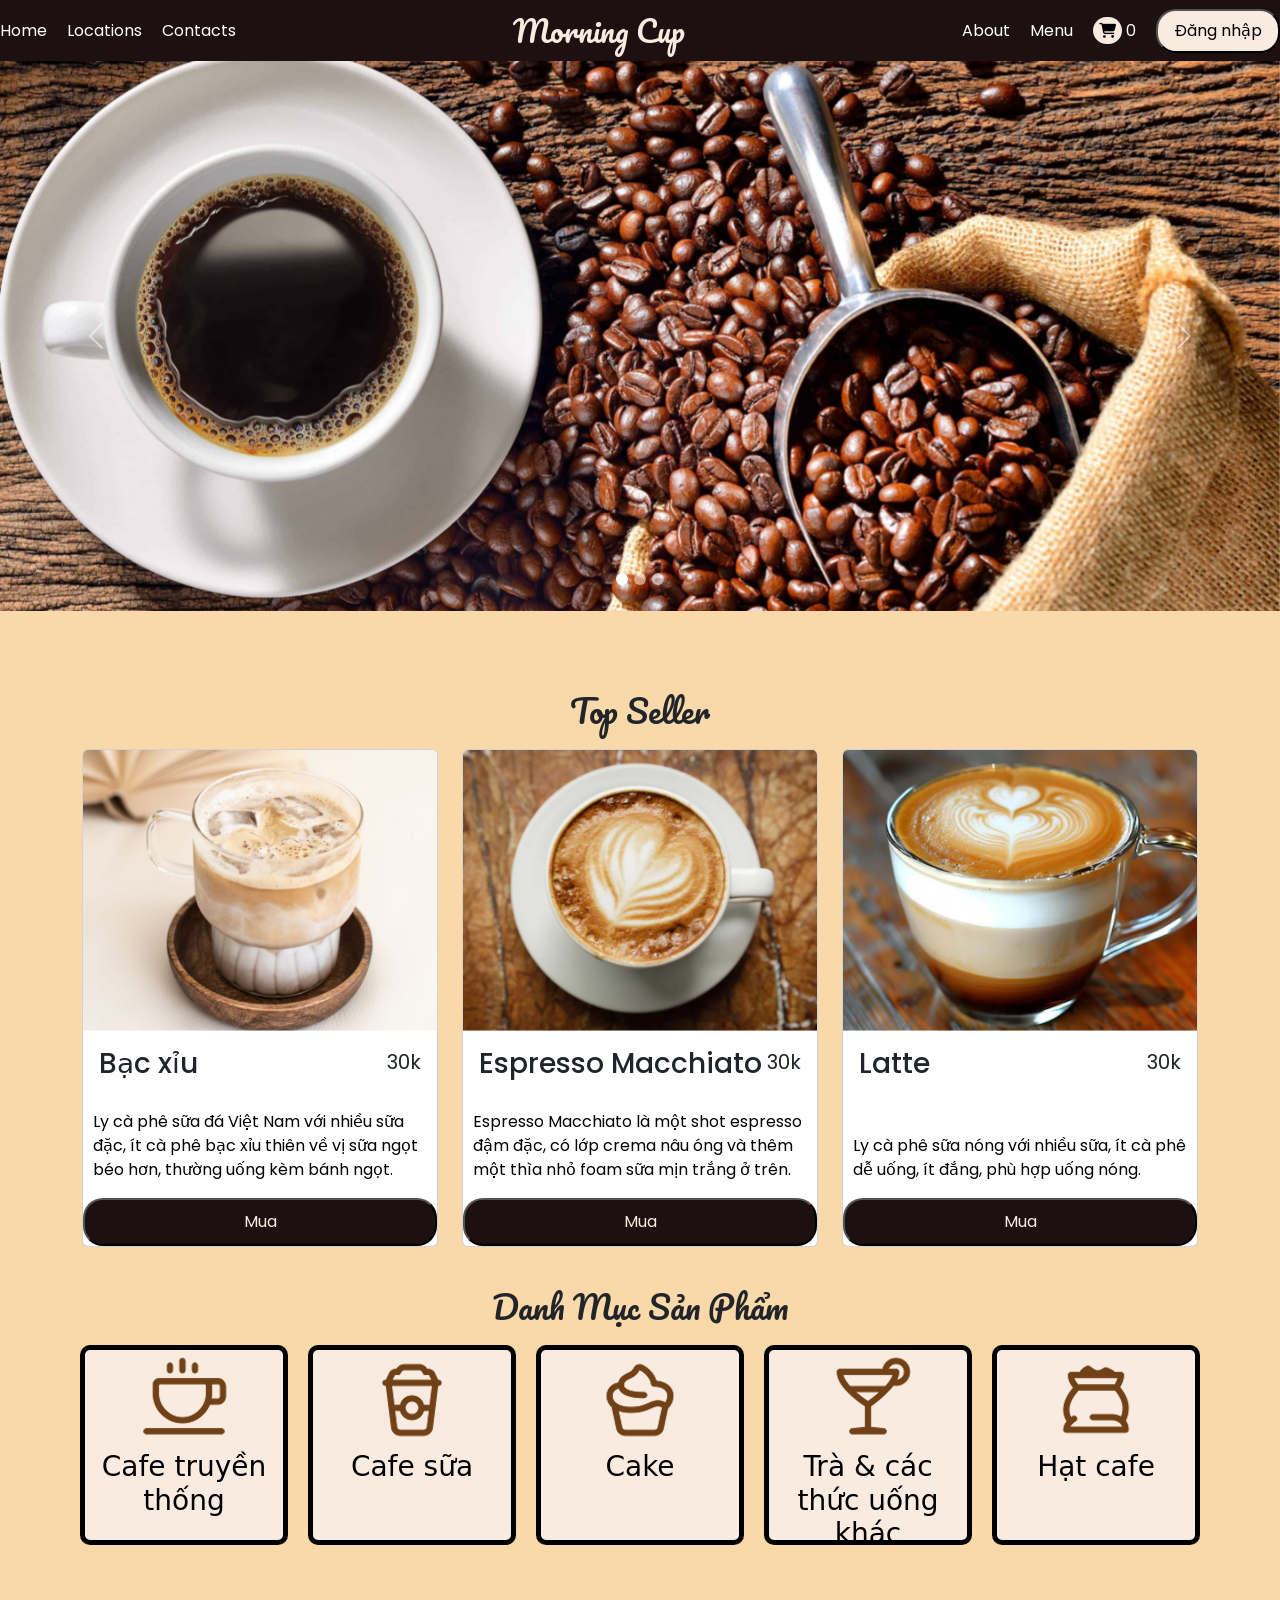
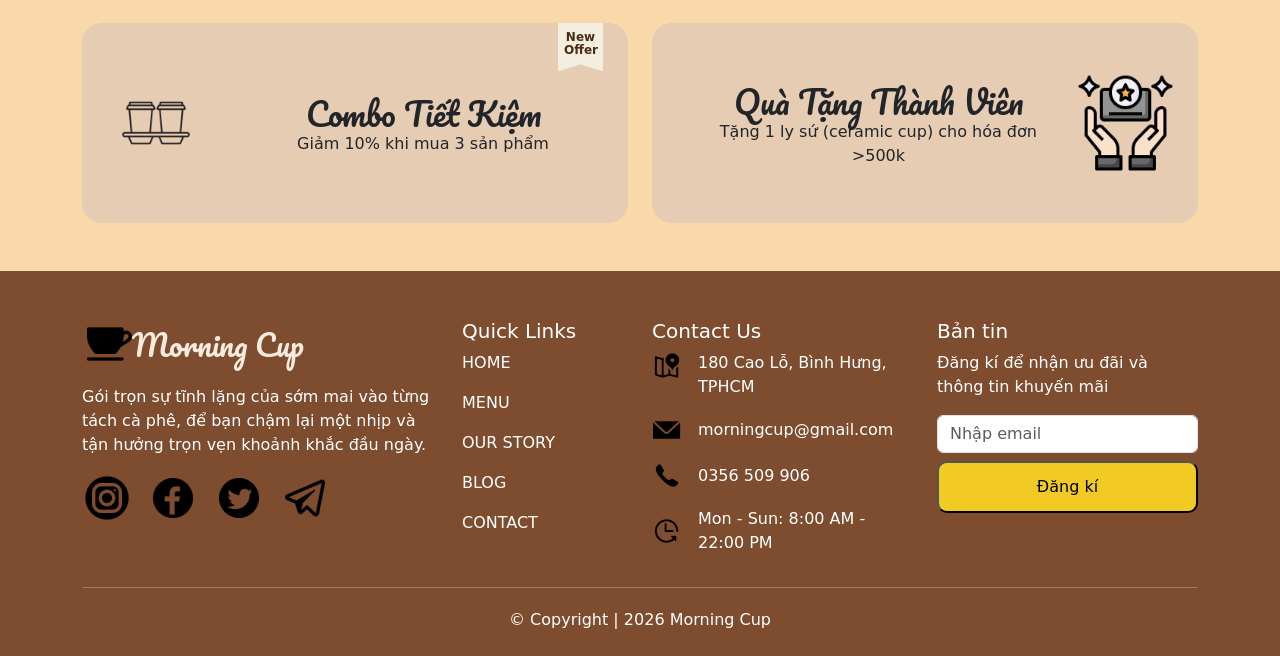
<file: index.html>
<!doctype html>
<html lang="en">
  <head>
    <meta charset="UTF-8" />
    <meta name="viewport" content="width=device-width, initial-scale=1.0" />
    <!-- CSS -->
    <link rel="stylesheet" href="style/style.css" />
    <link rel="stylesheet" href="style/index.css" />
    <!-- FONT -->
    <link rel="preconnect" href="https://fonts.googleapis.com" />
    <link rel="preconnect" href="https://fonts.gstatic.com" crossorigin />
    <link
      href="https://fonts.googleapis.com/css2?family=Pacifico&family=Poppins&display=swap"
      rel="stylesheet"
    />
    <link
      rel="stylesheet"
      href="https://cdnjs.cloudflare.com/ajax/libs/font-awesome/6.5.1/css/all.min.css"
    />

    <!-- BOOTSTRAP -->
    <link
      href="https://cdn.jsdelivr.net/npm/bootstrap@5.0.2/dist/css/bootstrap.min.css"
      rel="stylesheet"
      integrity="sha384-EVSTQN3/azprG1Anm3QDgpJLIm9Nao0Yz1ztcQTwFspd3yD65VohhpuuCOmLASjC"
      crossorigin="anonymous"
    />
    <title>Trang chủ</title>
  </head>

  <body style="background-color: var(--background-color)">
    <!-- navbar -->
    <header class="menu-desktop">
      <nav class="navbar">
        <div class="nav-left">
          <a href="index.html">Home</a>
          <a href="pages/locations.html">Locations</a>
          <a href="pages/contacts.html">Contacts</a>
        </div>
        <a class="logo" href="index.html">Morning Cup </a>
        <div class="nav-right">
          <a href="pages/about.html">About</a>
          <a href="pages/menu.html">Menu</a>
          <a href="pages/shoppingcart.html">
            <i class="fa fa-shopping-cart shop_cart" aria-hidden="true"></i>
            <span class="cart_count" id="cartCount">0</span>
          </a>
          <div id="accountArea">
            <a href="pages/login.html">
              <button class="btn_account">Đăng nhập</button>
            </a>
          </div>
        </div>
      </nav>
    </header>


    <!-- HEADER MOBILE -->
    <header class="menu-mobile">
      <nav class="navbar">
        <!-- Logo -->
        <a class="logo" href="../index.html">Morning Cup</a>

        <!-- Nút menu mobile -->
        <div class="menu-toggle" id="menuToggle">
          <i class="fa-solid fa-bars"></i>
        </div>

        <!-- Menu -->
        <div class="nav-menu" id="navMenu">
          <div class="nav-left">
            <a href="index.html">Home</a>
            <a href="pages/locations.html">Locations</a>
            <a href="pages/contacts.html">Contacts</a>
          </div>

          <div class="nav-right">
            <a href="pages/about.html">About</a>
            <a href="pages/menu.html">Menu</a>

            <a href="pages/shoppingcart.html">
              <i class="fa fa-shopping-cart shop_cart"></i>
              <span class="cart_count">0</span>
            </a>

            <div id="accountArea">
              <a href="pages/login.html">
                <button class="btn_account">Đăng nhập</button>
              </a>
            </div>
          </div>
        </div>
      </nav>
    </header>
    <!-- banner -->
    <section class="banner-slider">
      <div
        id="bannerCarousel"
        class="carousel slide"
        data-bs-ride="carousel"
        data-bs-interval="3000"
      >
        <!-- Indicators -->
        <div class="carousel-indicators">
          <button
            type="button"
            data-bs-target="#bannerCarousel"
            data-bs-slide-to="0"
            class="active"
          ></button>

          <button
            type="button"
            data-bs-target="#bannerCarousel"
            data-bs-slide-to="1"
          ></button>

          <button
            type="button"
            data-bs-target="#bannerCarousel"
            data-bs-slide-to="2"
          ></button>
        </div>

        <!-- Slides -->
        <div class="carousel-inner">
          <div class="carousel-item active">
            <img src="img/banner-47.png" class="d-block w-100" alt="Banner 1" />
          </div>

          <div class="carousel-item">
            <img src="img/banner2.png" class="d-block w-100" alt="Banner 2" />
          </div>

          <div class="carousel-item">
            <img src="img/banner3.png" class="d-block w-100" alt="Banner 3" />
          </div>
        </div>

        <!-- Previous -->
        <button
          class="carousel-control-prev"
          type="button"
          data-bs-target="#bannerCarousel"
          data-bs-slide="prev"
        >
          <span class="carousel-control-prev-icon"></span>
        </button>

        <!-- Next -->
        <button
          class="carousel-control-next"
          type="button"
          data-bs-target="#bannerCarousel"
          data-bs-slide="next"
        >
          <span class="carousel-control-next-icon"></span>
        </button>
      </div>
    </section>

    <!-- top seller -->
    <h2>Top Seller</h2>
    <section class="container top_seller">
      <div class="row">
        <!-- Img card 1-->
        <div class="col">
          <div class="card h-100">
            <img src="img/bacxiu.png" class="card-img-top" alt="" />

            <div class="card-body ca_title">
              <h3>Bạc xỉu</h3>
              <span>30k</span>
            </div>
            <p class="card_para">
              Ly cà phê sữa đá Việt Nam với nhiều sữa đặc, ít cà phê bạc xỉu
              thiên về vị sữa ngọt béo hơn, thường uống kèm bánh ngọt.
            </p>
            <button class="btn_buy">Mua</button>
          </div>
        </div>

        <!-- Img card 2-->
        <div class="col">
          <div class="card h-100">
            <img src="img/espresso.png" class="card-img-top" alt="" />
            <div class="card-body ca_title">
              <h3>Espresso Macchiato</h3>
              <span>30k</span>
            </div>
            <p class="card_para">
              Espresso Macchiato là một shot espresso đậm đặc, có lớp crema nâu
              óng và thêm một thìa nhỏ foam sữa mịn trắng ở trên.
            </p>
            <button class="btn_buy">Mua</button>
          </div>
        </div>

        <!-- Img card 3-->
        <div class="col">
          <div class="card h-100">
            <img src="img/latte.png" class="card-img-top" alt="" />
            <div class="card-body ca_title">
              <h3>Latte</h3>
              <span>30k</span>
            </div>
            <p class="card_para">
              Ly cà phê sữa nóng với nhiều sữa, ít cà phê dễ uống, ít đắng, phù
              hợp uống nóng.
            </p>
            <button class="btn_buy">Mua</button>
          </div>
        </div>
      </div>
    </section>

    <!-- DANH MỤC SẢN PHẨM -->
    <h2>Danh Mục Sản Phẩm</h2>
    <section>
      <div class="container products">
        <div class="row">
          <div class="col square" id="category_title">
            <a href="pages/menu.html">
              <img src="img/Cafe.png" alt="" />
              <h3>Cafe truyền thống</h3>
            </a>
          </div>
          <div class="col square" id="category_title">
            <a href="pages/menu.html">
              <img src="img/Coffee to Go.png" alt="" />
              <h3>Cafe sữa</h3>
            </a>
          </div>
          <div class="col square" id="category_title">
            <a href="pages/menu.html">
              <img src="img/Confectionery.png" alt="" />
              <h3>Cake</h3>
            </a>
          </div>
          <div class="col square" id="category_title">
            <a href="pages/menu.html">
              <img src="img/Cocktail.png" alt="" />
              <h3>Trà & các thức uống khác</h3>
            </a>
          </div>
          <div class="col square" id="category_title">
            <a href="pages/menu.html">
              <img src="img/Flour.png" alt="" />
              <h3>Hạt cafe</h3>
            </a>
          </div>
        </div>
      </div>
    </section>

    <!-- special offers -->
    <section>
      <div class="container py-5">
        <div class="row g-4 justify-content-center">
          <div class="col-12 col-md-6">
            <div
              class="promo-banner d-flex align-items-center justify-content-between"
            >
              <div class="new-offer-tag">New<br />Offer</div>

              <div class="promo-icon pe-3">
                <img src="img/combo.png" alt="" />
              </div>

              <div class="promo-content text-center flex-grow-1">
                <h2>Combo Tiết Kiệm</h2>
                <p>Giảm 10% khi mua 3 sản phẩm</p>
              </div>
            </div>
          </div>

          <div class="col-12 col-md-6">
            <div
              class="promo-banner d-flex align-items-center justify-content-between"
            >
              <div class="promo-content text-center">
                <h2>Quà Tặng Thành Viên</h2>
                <p>Tặng 1 ly sứ (ceramic cup) cho hóa đơn >500k</p>
              </div>

              <div class="promo-icon ps-3">
                <img src="img/membership.png" alt="Icon Quà Tặng" />
              </div>
            </div>
          </div>
        </div>
      </div>
    </section>
    <!-- footer -->
    <footer class="custom-footer pt-5 pb-4">
      <div class="container">
        <div class="row g-4">
          <div class="col-12 col-md-6 col-lg-4">
            <div class="d-flex align-items-center mb-3">
              <img src="img/cafecup.png" alt="" />
              <span class="logo">Morning Cup</span>
            </div>
            <p>
              Gói trọn sự tĩnh lặng của sớm mai vào từng tách cà phê, để bạn
              chậm lại một nhịp và tận hưởng trọn vẹn khoảnh khắc đầu ngày.
            </p>
            <div class="social-icons d-flex gap-3">
              <a href="#" aria-label="Instagram">
                <img src="img/instagram-circle-94.png" alt="" />
              </a>
              <a href="#" aria-label="Facebook">
                <img src="img/facebook-circled-95.png" alt="" />
              </a>
              <a href="#" aria-label="Twitter">
                <img src="img/twitter-circled-96.png" alt="" />
              </a>
              <a href="#" aria-label="Telegram">
                <img src="img/telegram-app-97.png" alt="" />
              </a>
            </div>
          </div>

          <div class="col-12 col-sm-6 col-md-3 col-lg-2">
            <h5>Quick Links</h5>
            <ul class="list-unstyled footer-links d-flex flex-column gap-3">
              <li><a href="#">Home</a></li>
              <li><a href="#">Menu</a></li>
              <li><a href="#">Our Story</a></li>
              <li><a href="#">Blog</a></li>
              <li><a href="#">Contact</a></li>
            </ul>
          </div>

          <div class="col-12 col-sm-6 col-md-3 col-lg-3">
            <h5>Contact Us</h5>
            <ul class="list-unstyled d-flex flex-column gap-3">
              <li class="d-flex align-items-start gap-3">
                <img src="img/map-116.png" alt="" />
                <span>180 Cao Lỗ, Bình Hưng, TPHCM</span>
              </li>
              <li class="d-flex align-items-center gap-3">
                <img src="img/email-115.png" alt="" />
                <span>morningcup@gmail.com</span>
              </li>
              <li class="d-flex align-items-center gap-3">
                <img src="img/phone-114.png" alt="" />
                <span>0356 509 906</span>
              </li>
              <li class="d-flex align-items-center gap-3">
                <img src="img/clock-113.png" alt="" />
                <span>Mon - Sun: 8:00 AM - 22:00 PM</span>
              </li>
            </ul>
          </div>

          <div class="col-12 col-md-6 col-lg-3">
            <h5>Bản tin</h5>
            <p>Đăng kí để nhận ưu đãi và thông tin khuyến mãi</p>
            <form class="d-flex flex-column gap-2">
              <input
                type="email"
                class="form-control newsletter-input"
                placeholder="Nhập email"
                required
              />
              <button type="submit" class="btn-register">Đăng kí</button>
            </form>
          </div>
        </div>

        <hr style="height: 5px" />

        <div class="text-center">&copy; Copyright | 2026 Morning Cup</div>
      </div>
    </footer>
    <script src="javascript/everythingindex.js"></script>
    <script
      src="https://cdn.jsdelivr.net/npm/bootstrap@5.3.8/dist/js/bootstrap.bundle.min.js"
      integrity="sha384-FKyoEForCGlyvwx9Hj09JcYn3nv7wiPVlz7YYwJrWVcXK/BmnVDxM+D2scQbITxI"
      crossorigin="anonymous"
    ></script>
    
  </body>
</html>
</file>
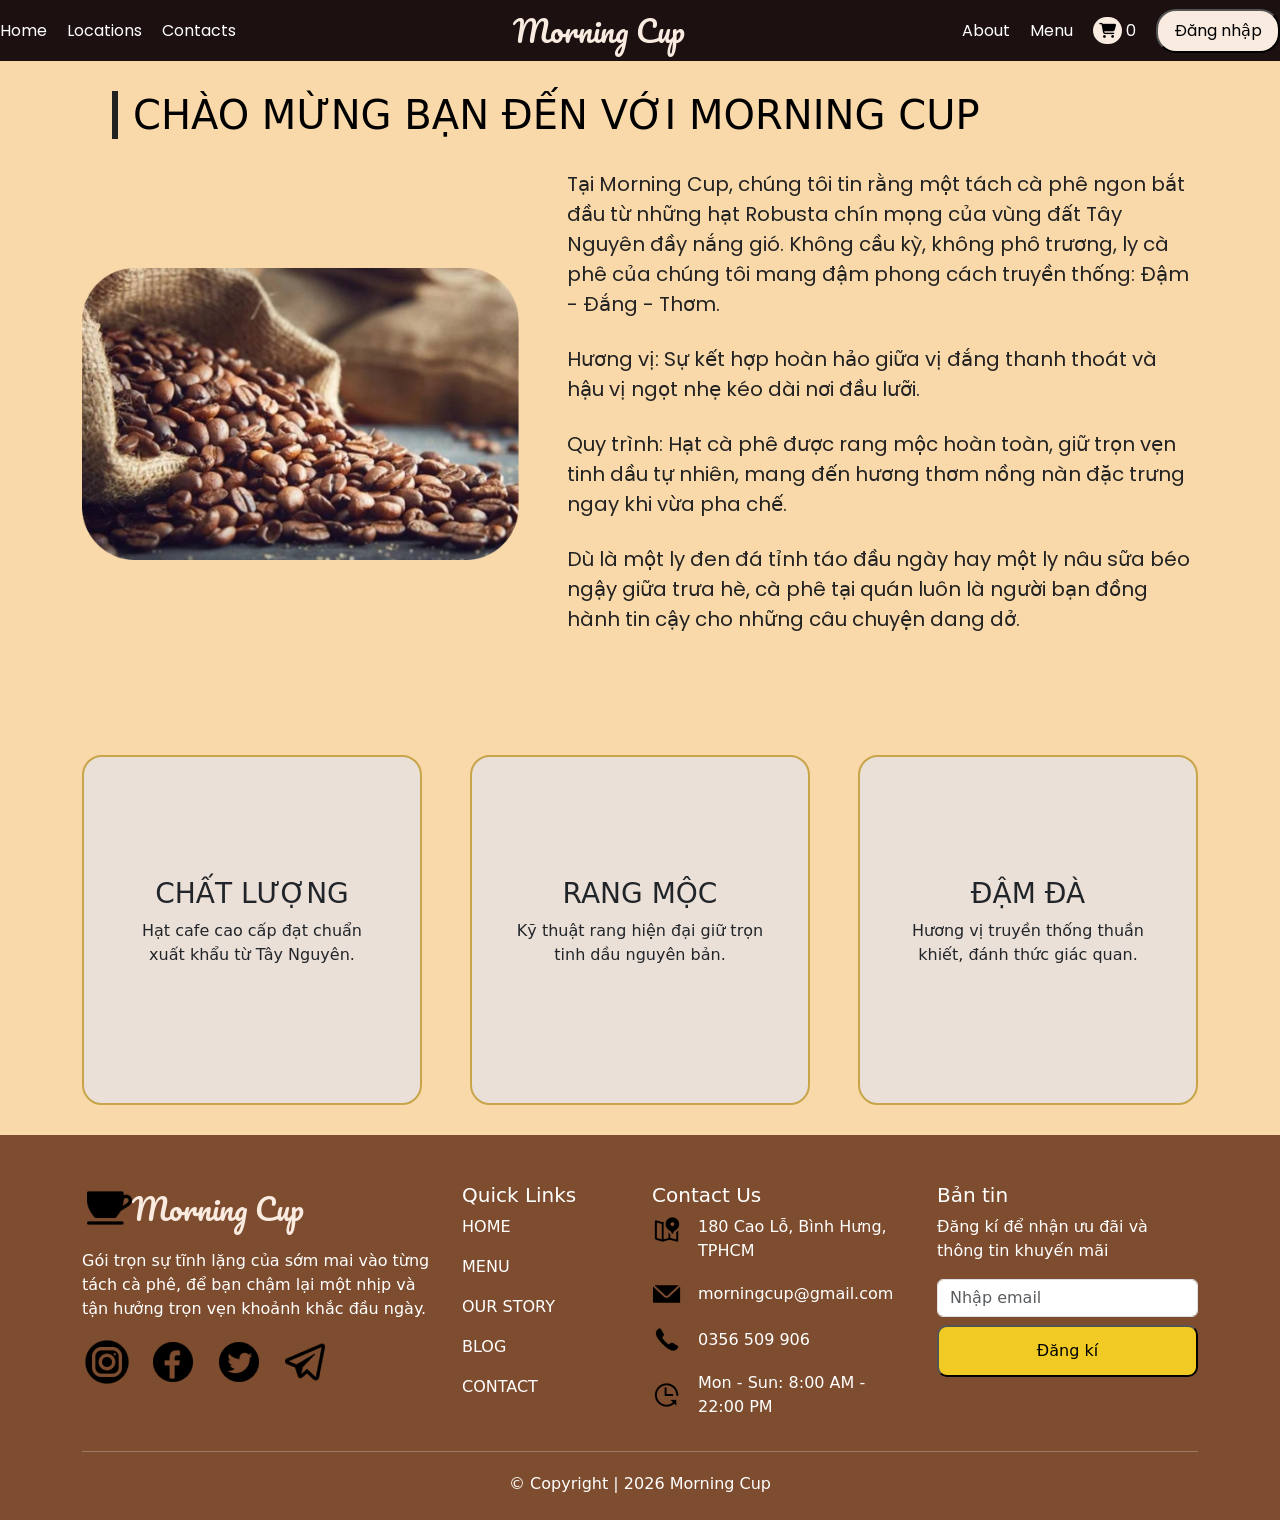
<file: pages/about.html>
<!doctype html>
<html lang="en">
  <head>
    <meta charset="UTF-8" />
    <meta name="viewport" content="width=device-width, initial-scale=1.0" />
    <!-- CSS -->
    <link rel="stylesheet" href="../style/style.css" />
    <link rel="stylesheet" href="../style/about.css" />
    <!-- FONT -->
    <link rel="preconnect" href="https://fonts.googleapis.com" />
    <link rel="preconnect" href="https://fonts.gstatic.com" crossorigin />
    <link
      href="https://fonts.googleapis.com/css2?family=Pacifico&family=Poppins&display=swap"
      rel="stylesheet"
    />
    <link
      rel="stylesheet"
      href="https://cdnjs.cloudflare.com/ajax/libs/font-awesome/6.5.1/css/all.min.css"
    />

    <!-- BOOTSTRAP -->
    <link
      href="https://cdn.jsdelivr.net/npm/bootstrap@5.0.2/dist/css/bootstrap.min.css"
      rel="stylesheet"
      integrity="sha384-EVSTQN3/azprG1Anm3QDgpJLIm9Nao0Yz1ztcQTwFspd3yD65VohhpuuCOmLASjC"
      crossorigin="anonymous"
    />
    <title>Giới thiệu</title>
  </head>
  <body style="background-color: var(--background-color)">
    <!-- header -->
    <header class="menu-desktop">
      <nav class="navbar">
        <div class="nav-left">
          <a href="../index.html">Home</a>
          <a href="locations.html">Locations</a>
          <a href="contacts.html">Contacts</a>
        </div>
        <a class="logo" href="../index.html">Morning Cup </a>
        <div class="nav-right">
          <a href="about.html">About</a>
          <a href="menu.html">Menu</a>
          <a href="shoppingcart.html">
            <i class="fa fa-shopping-cart shop_cart" aria-hidden="true"></i>
            <span class="cart_count" id="cartCount">0</span>
          </a>
          <div id="accountAreaD">
            <a href="login.html">
              <button class="btn_account">Đăng nhập</button>
            </a>
          </div>
        </div>
      </nav>
    </header>
<!-- HEADER MOBILE -->
    <header class="menu-mobile">
      <nav class="navbar">
        <!-- Logo -->
        <a class="logo" href="../index.html">Morning Cup</a>

        <!-- Nút menu mobile -->
        <div class="menu-toggle" id="menuToggle">
          <i class="fa-solid fa-bars"></i>
        </div>

        <!-- Menu -->
        <div class="nav-menu" id="navMenu">
          <div class="nav-left">
            <a href="../index.html">Home</a>
            <a href="locations.html">Locations</a>
            <a href="contacts.html">Contacts</a>
          </div>

          <div class="nav-right">
            <a href="about.html">About</a>
            <a href="menu.html">Menu</a>

            <a href="shoppingcart.html">
              <i class="fa fa-shopping-cart shop_cart"></i>
              <span class="cart_count">0</span>
            </a>

            <div id="accountAreaM">
              <a href="login.html">
                <button class="btn_account">Đăng nhập</button>
              </a>
            </div>
          </div>
        </div>
      </nav>
    </header>
    <!-- about -->
    <section>
      <div class="container">
        <!-- Title -->
        <div class="section-title">
          <h1>CHÀO MỪNG BẠN ĐẾN VỚI MORNING CUP</h1>
        </div>

        <!-- Content -->
        <div class="row align-items-center g-5">
          <div class="col-lg-5">
            <img src="../img/coffeebeans.png" class="about-img" />
          </div>

          <div class="col-lg-7">
            <div class="about-content">
              <p>
                Tại Morning Cup, chúng tôi tin rằng một tách cà phê ngon bắt đầu
                từ những hạt Robusta chín mọng của vùng đất Tây Nguyên đầy nắng
                gió. Không cầu kỳ, không phô trương, ly cà phê của chúng tôi
                mang đậm phong cách truyền thống: Đậm - Đắng - Thơm.
              </p>

              <p>
                Hương vị: Sự kết hợp hoàn hảo giữa vị đắng thanh thoát và hậu vị
                ngọt nhẹ kéo dài nơi đầu lưỡi.
              </p>

              <p>
                Quy trình: Hạt cà phê được rang mộc hoàn toàn, giữ trọn vẹn tinh
                dầu tự nhiên, mang đến hương thơm nồng nàn đặc trưng ngay khi
                vừa pha chế.
              </p>

              <p>
                Dù là một ly đen đá tỉnh táo đầu ngày hay một ly nâu sữa béo
                ngậy giữa trưa hè, cà phê tại quán luôn là người bạn đồng hành
                tin cậy cho những câu chuyện dang dở.
              </p>
            </div>
          </div>
        </div>

        <!-- Feature Cards -->
        <div class="row mt-5 g-5">
          <div class="col-md-4">
            <div class="feature-card">
              <h3>CHẤT LƯỢNG</h3>

              <p>Hạt cafe cao cấp đạt chuẩn xuất khẩu từ Tây Nguyên.</p>
            </div>
          </div>

          <div class="col-md-4">
            <div class="feature-card">
              <h3>RANG MỘC</h3>

              <p>Kỹ thuật rang hiện đại giữ trọn tinh dầu nguyên bản.</p>
            </div>
          </div>

          <div class="col-md-4">
            <div class="feature-card">
              <h3>ĐẬM ĐÀ</h3>

              <p>Hương vị truyền thống thuần khiết, đánh thức giác quan.</p>
            </div>
          </div>
        </div>
      </div>
    </section>

    <!-- footer -->
    <footer class="custom-footer pt-5 pb-4">
      <div class="container">
        <div class="row g-4">
          <div class="col-12 col-md-6 col-lg-4">
            <div class="d-flex align-items-center mb-3">
              <img src="../img/cafecup.png" alt="" />
              <span class="logo">Morning Cup</span>
            </div>
            <p>
              Gói trọn sự tĩnh lặng của sớm mai vào từng tách cà phê, để bạn
              chậm lại một nhịp và tận hưởng trọn vẹn khoảnh khắc đầu ngày.
            </p>
            <div class="social-icons d-flex gap-3">
              <a href="#" aria-label="Instagram">
                <img src="../img/instagram-circle-94.png" alt="" />
              </a>
              <a href="#" aria-label="Facebook">
                <img src="../img/facebook-circled-95.png" alt="" />
              </a>
              <a href="#" aria-label="Twitter">
                <img src="../img/twitter-circled-96.png" alt="" />
              </a>
              <a href="#" aria-label="Telegram">
                <img src="../img/telegram-app-97.png" alt="" />
              </a>
            </div>
          </div>

          <div class="col-12 col-sm-6 col-md-3 col-lg-2">
            <h5>Quick Links</h5>
            <ul class="list-unstyled footer-links d-flex flex-column gap-3">
              <li><a href="#">Home</a></li>
              <li><a href="#">Menu</a></li>
              <li><a href="#">Our Story</a></li>
              <li><a href="#">Blog</a></li>
              <li><a href="#">Contact</a></li>
            </ul>
          </div>

          <div class="col-12 col-sm-6 col-md-3 col-lg-3">
            <h5>Contact Us</h5>
            <ul class="list-unstyled d-flex flex-column gap-3">
              <li class="d-flex align-items-start gap-3">
                <img src="../img/map-116.png" alt="" />
                <span>180 Cao Lỗ, Bình Hưng, TPHCM</span>
              </li>
              <li class="d-flex align-items-center gap-3">
                <img src="../img/email-115.png" alt="" />
                <span>morningcup@gmail.com</span>
              </li>
              <li class="d-flex align-items-center gap-3">
                <img src="../img/phone-114.png" alt="" />
                <span>0356 509 906</span>
              </li>
              <li class="d-flex align-items-center gap-3">
                <img src="../img/clock-113.png" alt="" />
                <span>Mon - Sun: 8:00 AM - 22:00 PM</span>
              </li>
            </ul>
          </div>

          <div class="col-12 col-md-6 col-lg-3">
            <h5>Bản tin</h5>
            <p>Đăng kí để nhận ưu đãi và thông tin khuyến mãi</p>
            <form class="d-flex flex-column gap-2">
              <input
                type="email"
                class="form-control newsletter-input"
                placeholder="Nhập email"
                required
              />
              <button type="submit" class="btn-register">Đăng kí</button>
            </form>
          </div>
        </div>

        <hr style="height: 5px" />

        <div class="text-center">&copy; Copyright | 2026 Morning Cup</div>
      </div>
    </footer>
    <script src="../javascript/everything.js"></script>
    <script
      src="https://cdn.jsdelivr.net/npm/bootstrap@5.3.8/dist/js/bootstrap.bundle.min.js"
      integrity="sha384-FKyoEForCGlyvwx9Hj09JcYn3nv7wiPVlz7YYwJrWVcXK/BmnVDxM+D2scQbITxI"
      crossorigin="anonymous"
    ></script>
  </body>
</html>
</file>
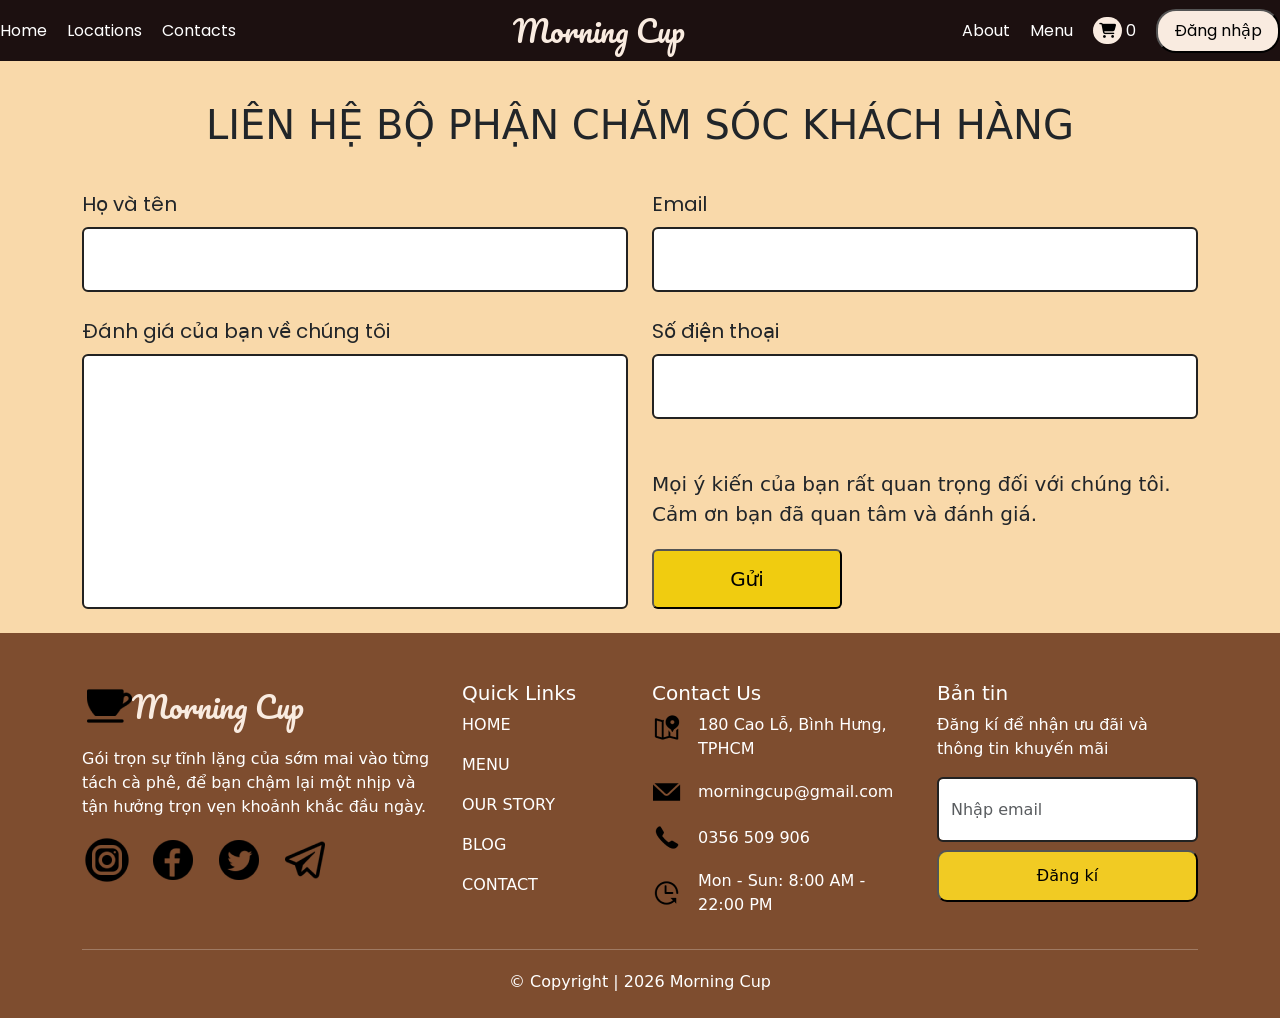
<file: pages/contacts.html>
<!doctype html>
<html lang="en">
  <head>
    <meta charset="UTF-8" />
    <meta name="viewport" content="width=device-width, initial-scale=1.0" />
    <!-- CSS -->
    <link rel="stylesheet" href="../style/style.css" />
    <link rel="stylesheet" href="../style/contacts.css" />
    <!-- FONT -->
    <link rel="preconnect" href="https://fonts.googleapis.com" />
    <link rel="preconnect" href="https://fonts.gstatic.com" crossorigin />
    <link
      href="https://fonts.googleapis.com/css2?family=Pacifico&family=Poppins&display=swap"
      rel="stylesheet"
    />
    <link
      rel="stylesheet"
      href="https://cdnjs.cloudflare.com/ajax/libs/font-awesome/6.5.1/css/all.min.css"
    />

    <!-- BOOTSTRAP -->
    <link
      href="https://cdn.jsdelivr.net/npm/bootstrap@5.0.2/dist/css/bootstrap.min.css"
      rel="stylesheet"
      integrity="sha384-EVSTQN3/azprG1Anm3QDgpJLIm9Nao0Yz1ztcQTwFspd3yD65VohhpuuCOmLASjC"
      crossorigin="anonymous"
    />
    <title>Contacts</title>
  </head>
  <body style="background-color: var(--background-color)">
    <!-- header -->
    <header class="menu-desktop">
      <nav class="navbar">
        <div class="nav-left">
          <a href="../index.html">Home</a>
          <a href="locations.html">Locations</a>
          <a href="contacts.html">Contacts</a>
        </div>
        <a class="logo" href="../index.html">Morning Cup </a>
        <div class="nav-right">
          <a href="about.html">About</a>
          <a href="menu.html">Menu</a>
          <a href="shoppingcart.html">
            <i class="fa fa-shopping-cart shop_cart" aria-hidden="true"></i>
            <span class="cart_count" id="cartCount">0</span>
          </a>
          <div id="accountAreaD">
            <a href="login.html">
              <button class="btn_account">Đăng nhập</button>
            </a>
          </div>
        </div>
      </nav>
    </header>
<!-- HEADER MOBILE -->
    <header class="menu-mobile">
      <nav class="navbar">
        <!-- Logo -->
        <a class="logo" href="../index.html">Morning Cup</a>

        <!-- Nút menu mobile -->
        <div class="menu-toggle" id="menuToggle">
          <i class="fa-solid fa-bars"></i>
        </div>

        <!-- Menu -->
        <div class="nav-menu" id="navMenu">
          <div class="nav-left">
            <a href="../index.html">Home</a>
            <a href="locations.html">Locations</a>
            <a href="contacts.html">Contacts</a>
          </div>

          <div class="nav-right">
            <a href="about.html">About</a>
            <a href="menu.html">Menu</a>

            <a href="shoppingcart.html">
              <i class="fa fa-shopping-cart shop_cart"></i>
              <span class="cart_count">0</span>
            </a>

            <div id="accountAreaM">
              <a href="login.html">
                <button class="btn_account">Đăng nhập</button>
              </a>
            </div>
          </div>
        </div>
      </nav>
    </header>
    <!-- contacts -->
    <section>
      <div class="container">
        <h1 class="contact-title">LIÊN HỆ BỘ PHẬN CHĂM SÓC KHÁCH HÀNG</h1>

        <form>
          <div class="row">
            <!-- LEFT -->
            <div class="col-lg-6">
              <div class="mb-4">
                <label class="form-label"> Họ và tên </label>

                <input type="text" class="form-control" />
              </div>

              <div class="mb-4">
                <label class="form-label">
                  Đánh giá của bạn về chúng tôi
                </label>

                <textarea class="form-control review-box"></textarea>
              </div>
            </div>

            <!-- RIGHT -->
            <div class="col-lg-6">
              <div class="mb-4">
                <label class="form-label"> Email </label>

                <input type="email" class="form-control" />
              </div>

              <div class="mb-4">
                <label class="form-label"> Số điện thoại </label>

                <input type="text" class="form-control" />
              </div>

              <div class="message-box">
                <p>
                  Mọi ý kiến của bạn rất quan trọng đối với chúng tôi.
                  <br />
                  Cảm ơn bạn đã quan tâm và đánh giá.
                </p>

                <button type="submit" class="btn-send">Gửi</button>
              </div>
            </div>
          </div>
        </form>
      </div>
    </section>

    <!-- footer -->
    <footer class="custom-footer pt-5 pb-4">
      <div class="container">
        <div class="row g-4">
          <div class="col-12 col-md-6 col-lg-4">
            <div class="d-flex align-items-center mb-3">
              <img src="../img/cafecup.png" alt="" />
              <span class="logo">Morning Cup</span>
            </div>
            <p>
              Gói trọn sự tĩnh lặng của sớm mai vào từng tách cà phê, để bạn
              chậm lại một nhịp và tận hưởng trọn vẹn khoảnh khắc đầu ngày.
            </p>
            <div class="social-icons d-flex gap-3">
              <a href="#" aria-label="Instagram">
                <img src="../img/instagram-circle-94.png" alt="" />
              </a>
              <a href="#" aria-label="Facebook">
                <img src="../img/facebook-circled-95.png" alt="" />
              </a>
              <a href="#" aria-label="Twitter">
                <img src="../img/twitter-circled-96.png" alt="" />
              </a>
              <a href="#" aria-label="Telegram">
                <img src="../img/telegram-app-97.png" alt="" />
              </a>
            </div>
          </div>

          <div class="col-12 col-sm-6 col-md-3 col-lg-2">
            <h5>Quick Links</h5>
            <ul class="list-unstyled footer-links d-flex flex-column gap-3">
              <li><a href="#">Home</a></li>
              <li><a href="#">Menu</a></li>
              <li><a href="#">Our Story</a></li>
              <li><a href="#">Blog</a></li>
              <li><a href="#">Contact</a></li>
            </ul>
          </div>

          <div class="col-12 col-sm-6 col-md-3 col-lg-3">
            <h5>Contact Us</h5>
            <ul class="list-unstyled d-flex flex-column gap-3">
              <li class="d-flex align-items-start gap-3">
                <img src="../img/map-116.png" alt="" />
                <span>180 Cao Lỗ, Bình Hưng, TPHCM</span>
              </li>
              <li class="d-flex align-items-center gap-3">
                <img src="../img/email-115.png" alt="" />
                <span>morningcup@gmail.com</span>
              </li>
              <li class="d-flex align-items-center gap-3">
                <img src="../img/phone-114.png" alt="" />
                <span>0356 509 906</span>
              </li>
              <li class="d-flex align-items-center gap-3">
                <img src="../img/clock-113.png" alt="" />
                <span>Mon - Sun: 8:00 AM - 22:00 PM</span>
              </li>
            </ul>
          </div>

          <div class="col-12 col-md-6 col-lg-3">
            <h5>Bản tin</h5>
            <p>Đăng kí để nhận ưu đãi và thông tin khuyến mãi</p>
            <form class="d-flex flex-column gap-2">
              <input
                type="email"
                class="form-control newsletter-input"
                placeholder="Nhập email"
                required
              />
              <button type="submit" class="btn-register">Đăng kí</button>
            </form>
          </div>
        </div>

        <hr style="height: 5px" />

        <div class="text-center">&copy; Copyright | 2026 Morning Cup</div>
      </div>
    </footer>
    
    <script src="../javascript/everything.js"></script>
    <script
      src="https://cdn.jsdelivr.net/npm/bootstrap@5.3.8/dist/js/bootstrap.bundle.min.js"
      integrity="sha384-FKyoEForCGlyvwx9Hj09JcYn3nv7wiPVlz7YYwJrWVcXK/BmnVDxM+D2scQbITxI"
      crossorigin="anonymous"
    ></script>
  </body>
</html>
</file>
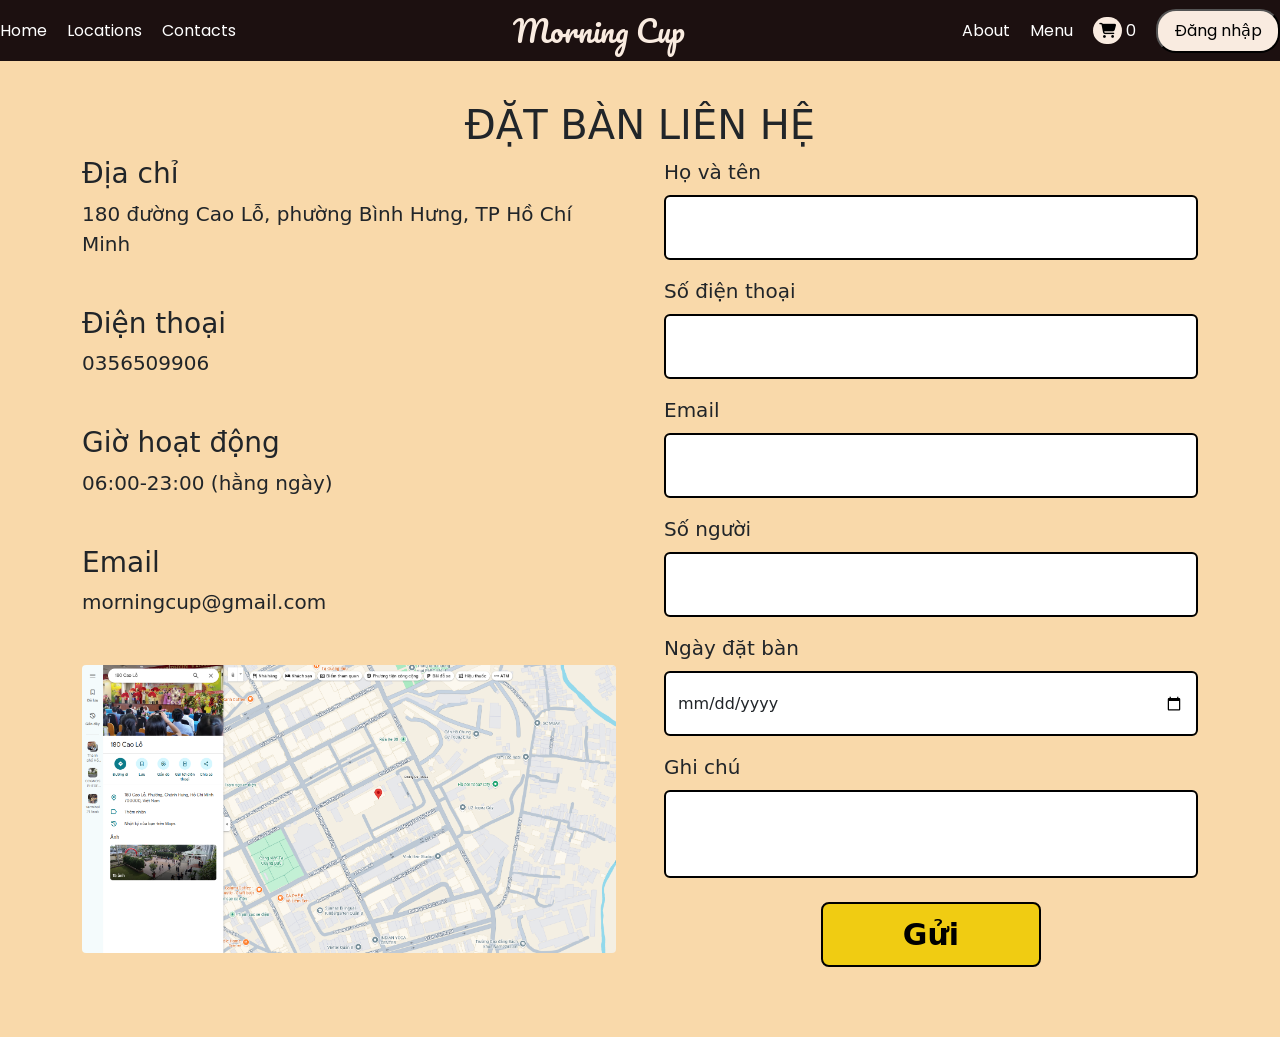
<file: pages/locations.html>
<!doctype html>
<html lang="en">
  <head>
    <meta charset="UTF-8" />
    <meta name="viewport" content="width=device-width, initial-scale=1.0" />
    <!-- CSS -->
    <link rel="stylesheet" href="../style/style.css" />
    <link rel="stylesheet" href="../style/locations.css" />
    <!-- FONT -->
    <link rel="preconnect" href="https://fonts.googleapis.com" />
    <link rel="preconnect" href="https://fonts.gstatic.com" crossorigin />
    <link
      href="https://fonts.googleapis.com/css2?family=Pacifico&family=Poppins&display=swap"
      rel="stylesheet"
    />
    <link
      rel="stylesheet"
      href="https://cdnjs.cloudflare.com/ajax/libs/font-awesome/6.5.1/css/all.min.css"
    />

    <!-- BOOTSTRAP -->
    <link
      href="https://cdn.jsdelivr.net/npm/bootstrap@5.0.2/dist/css/bootstrap.min.css"
      rel="stylesheet"
      integrity="sha384-EVSTQN3/azprG1Anm3QDgpJLIm9Nao0Yz1ztcQTwFspd3yD65VohhpuuCOmLASjC"
      crossorigin="anonymous"
    />
    <title>Địa điểm</title>
  </head>
  <body style="background-color: var(--background-color)">
    <!-- header -->
    <header class="menu-desktop">
      <nav class="navbar">
        <div class="nav-left">
          <a href="../index.html">Home</a>
          <a href="locations.html">Locations</a>
          <a href="contacts.html">Contacts</a>
        </div>
        <a class="logo" href="../index.html">Morning Cup </a>
        <div class="nav-right">
          <a href="about.html">About</a>
          <a href="menu.html">Menu</a>
          <a href="shoppingcart.html">
            <i class="fa fa-shopping-cart shop_cart" aria-hidden="true"></i>
            <span class="cart_count" id="cartCount">0</span>
          </a>
          <div id="accountAreaD">
            <a href="login.html">
              <button class="btn_account">Đăng nhập</button>
            </a>
          </div>
        </div>
      </nav>
    </header>
<!-- HEADER MOBILE -->
    <header class="menu-mobile">
      <nav class="navbar">
        <!-- Logo -->
        <a class="logo" href="../index.html">Morning Cup</a>

        <!-- Nút menu mobile -->
        <div class="menu-toggle" id="menuToggle">
          <i class="fa-solid fa-bars"></i>
        </div>

        <!-- Menu -->
        <div class="nav-menu" id="navMenu">
          <div class="nav-left">
            <a href="../index.html">Home</a>
            <a href="locations.html">Locations</a>
            <a href="contacts.html">Contacts</a>
          </div>

          <div class="nav-right">
            <a href="about.html">About</a>
            <a href="menu.html">Menu</a>

            <a href="shoppingcart.html">
              <i class="fa fa-shopping-cart shop_cart"></i>
              <span class="cart_count">0</span>
            </a>

            <div id="accountAreaM">
              <a href="login.html">
                <button class="btn_account">Đăng nhập</button>
              </a>
            </div>
          </div>
        </div>
      </nav>
    </header>
    <!-- locations / form -->
    <section class="booking-section">
      <div class="container">
        <h1 class="text-center">ĐẶT BÀN LIÊN HỆ</h1>

        <div class="row g-5">
          <!-- LEFT -->
          <div class="col-lg-6">
            <div>
              <div class="mb-5">
                <h3>Địa chỉ</h3>
                <p>180 đường Cao Lỗ, phường Bình Hưng, TP Hồ Chí Minh</p>
              </div>

              <div class="mb-5">
                <h3>Điện thoại</h3>
                <p>0356509906</p>
              </div>

              <div class="mb-5">
                <h3>Giờ hoạt động</h3>
                <p>06:00-23:00 (hằng ngày)</p>
              </div>

              <div class="mb-5">
                <h3>Email</h3>
                <p>morningcup@gmail.com</p>
              </div>

              <div class="map">
                <img src="../img/GPS.png" alt="Google Map" />
              </div>
            </div>
          </div>

          <!-- RIGHT -->
          <div class="col-lg-6">
            <form>
              <div class="mb-3">
                <label class="form-label"> Họ và tên </label>
                <input type="text" class="form-control" required />
              </div>

              <div class="mb-3">
                <label class="form-label"> Số điện thoại </label>
                <input type="tel" class="form-control" required />
              </div>

              <div class="mb-3">
                <label class="form-label"> Email </label>
                <input type="email" class="form-control" required />
              </div>

              <div class="mb-3">
                <label class="form-label"> Số người </label>
                <input type="number" class="form-control" required />
              </div>

              <div class="mb-3">
                <label class="form-label"> Ngày đặt bàn </label>
                <input type="date" class="form-control" required />
              </div>

              <div class="mb-4">
                <label class="form-label"> Ghi chú </label>
                <textarea class="form-control" rows="3"></textarea>
              </div>

              <div class="text-center">
                <button type="submit" class="btn-send">Gửi</button>
              </div>
            </form>
          </div>
        </div>
      </div>
    </section>

    <script src="../javascript/everything.js"></script>
    <script
      src="https://cdn.jsdelivr.net/npm/bootstrap@5.3.8/dist/js/bootstrap.bundle.min.js"
      integrity="sha384-FKyoEForCGlyvwx9Hj09JcYn3nv7wiPVlz7YYwJrWVcXK/BmnVDxM+D2scQbITxI"
      crossorigin="anonymous"
    ></script>
  </body>
</html>
</file>
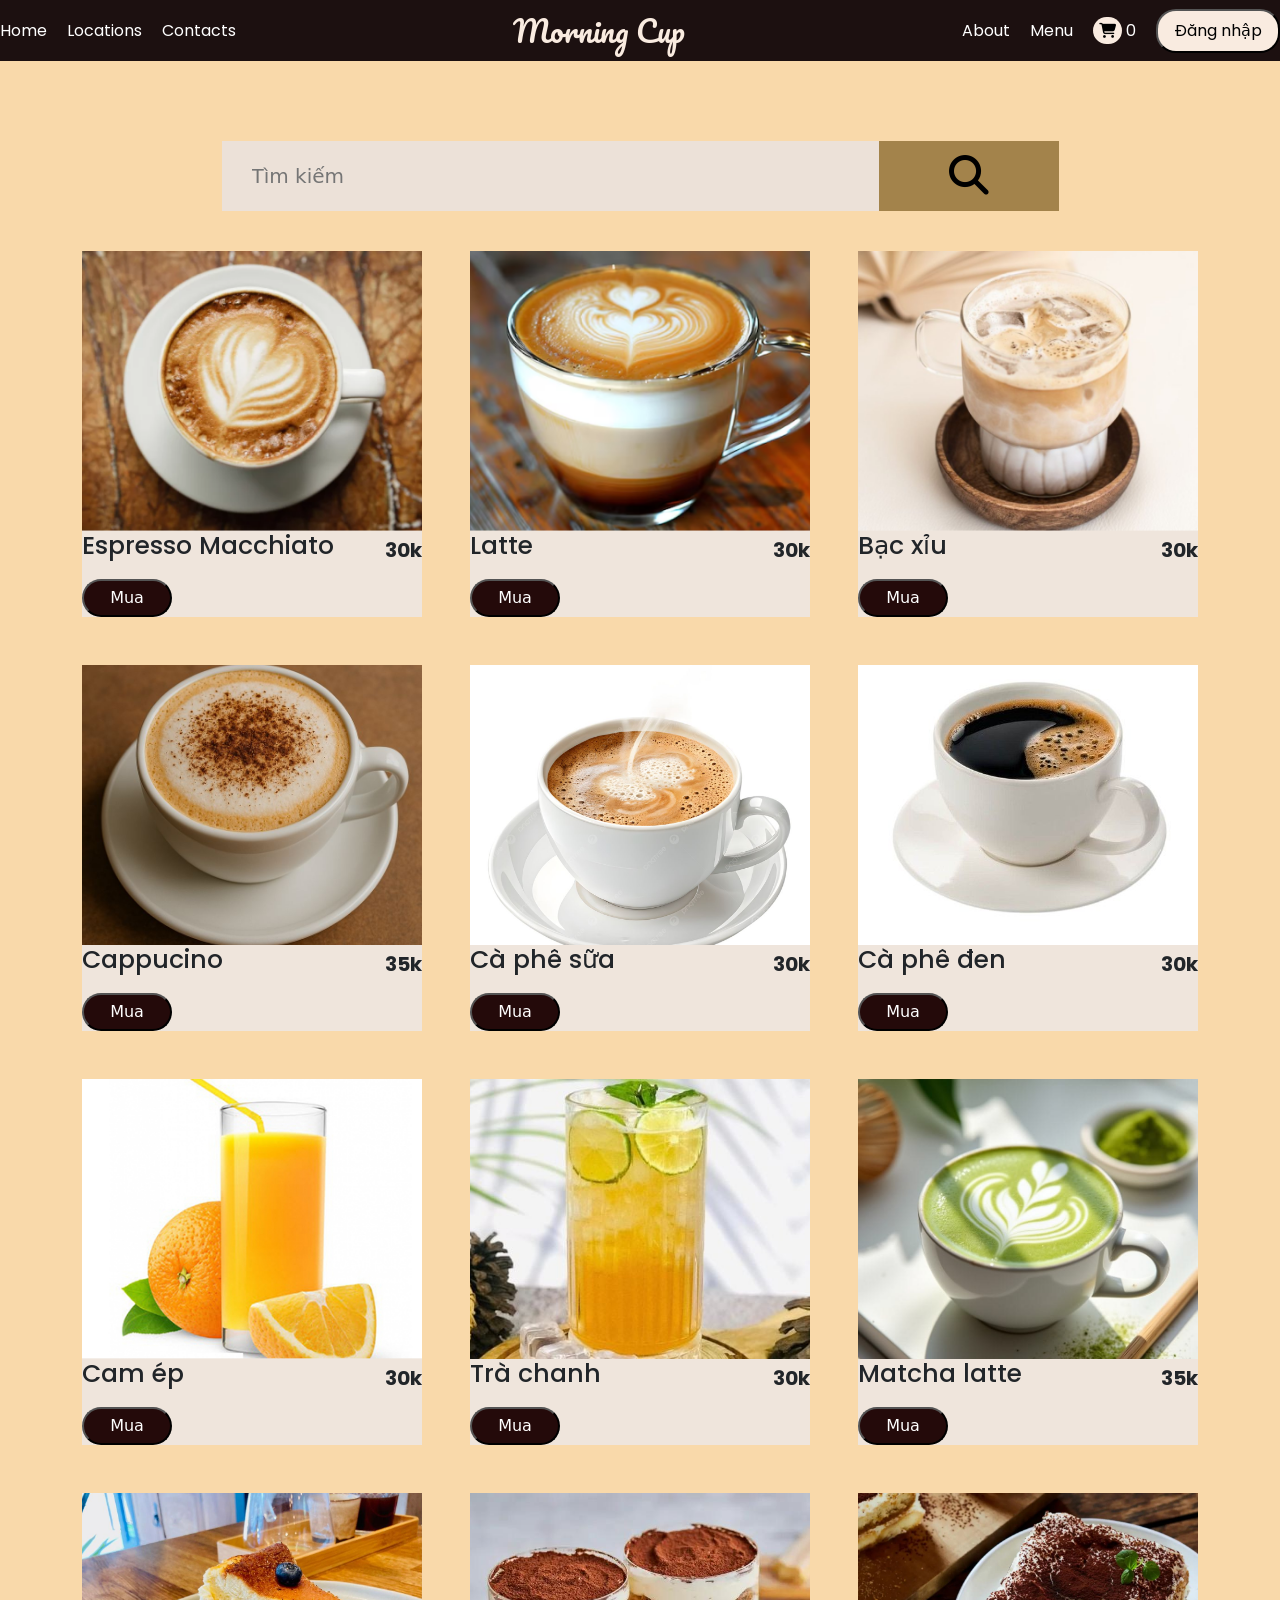
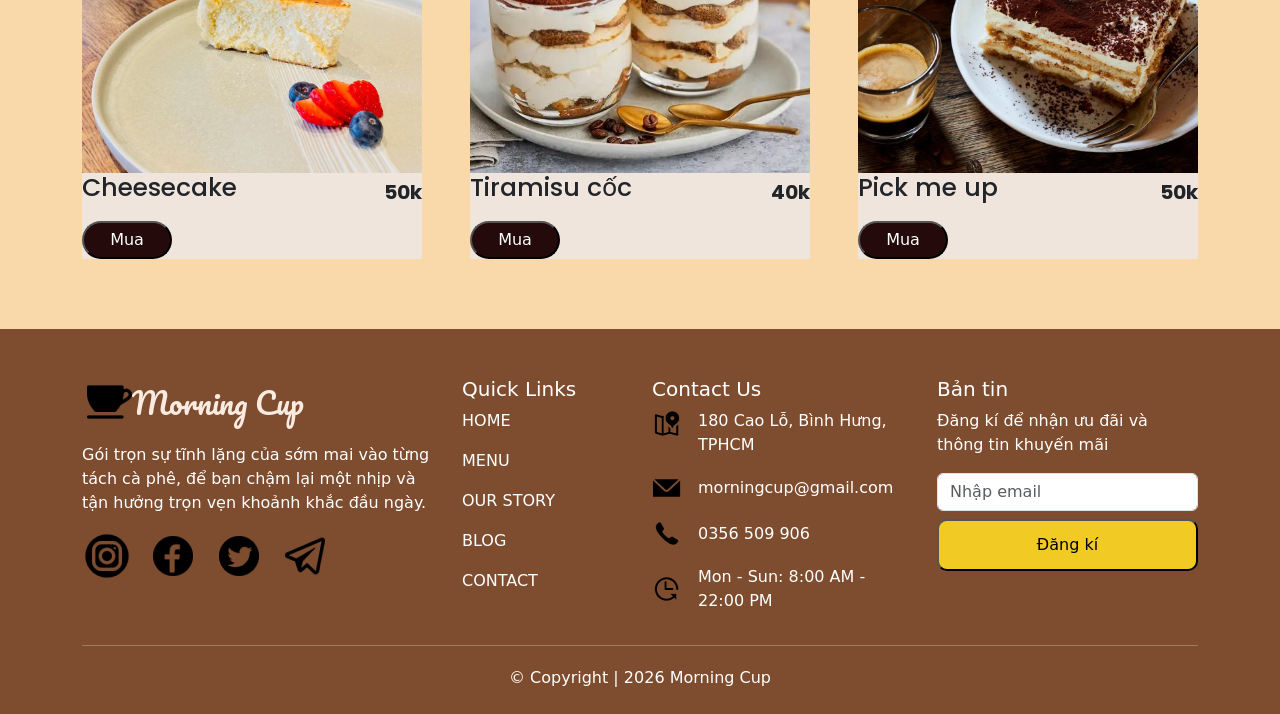
<file: pages/menu.html>
<!doctype html>
<html lang="en">
  <head>
    <meta charset="UTF-8" />
    <meta name="viewport" content="width=device-width, initial-scale=1.0" />
    <!-- CSS -->
    <link rel="stylesheet" href="../style/style.css" />
    <link rel="stylesheet" href="../style/menu.css" />
    <!-- FONT -->
    <link rel="preconnect" href="https://fonts.googleapis.com" />
    <link rel="preconnect" href="https://fonts.gstatic.com" crossorigin />
    <link
      href="https://fonts.googleapis.com/css2?family=Pacifico&family=Poppins&display=swap"
      rel="stylesheet"
    />
    <link
      rel="stylesheet"
      href="https://cdnjs.cloudflare.com/ajax/libs/font-awesome/6.5.1/css/all.min.css"
    />

    <!-- BOOTSTRAP -->
    <link
      href="https://cdn.jsdelivr.net/npm/bootstrap@5.0.2/dist/css/bootstrap.min.css"
      rel="stylesheet"
      integrity="sha384-EVSTQN3/azprG1Anm3QDgpJLIm9Nao0Yz1ztcQTwFspd3yD65VohhpuuCOmLASjC"
      crossorigin="anonymous"
    />

    <title>Menu</title>
  </head>
  <body style="background-color: var(--background-color)">
    <!-- header -->
    <header class="menu-desktop">
      <nav class="navbar">
        <div class="nav-left">
          <a href="../index.html">Home</a>
          <a href="locations.html">Locations</a>
          <a href="contacts.html">Contacts</a>
        </div>
        <a class="logo" href="../index.html">Morning Cup </a>
        <div class="nav-right">
          <a href="about.html">About</a>
          <a href="menu.html">Menu</a>
          <a href="shoppingcart.html">
            <i class="fa fa-shopping-cart shop_cart" aria-hidden="true"></i>
            <span class="cart_count" id="cartCount">0</span>
          </a>
          <div id="accountAreaD">
            <a href="login.html">
              <button class="btn_account">Đăng nhập</button>
            </a>
          </div>
        </div>
      </nav>
    </header>
<!-- HEADER MOBILE -->
    <header class="menu-mobile">
      <nav class="navbar">
        <!-- Logo -->
        <a class="logo" href="../index.html">Morning Cup</a>

        <!-- Nút menu mobile -->
        <div class="menu-toggle" id="menuToggle">
          <i class="fa-solid fa-bars"></i>
        </div>

        <!-- Menu -->
        <div class="nav-menu" id="navMenu">
          <div class="nav-left">
            <a href="../index.html">Home</a>
            <a href="locations.html">Locations</a>
            <a href="contacts.html">Contacts</a>
          </div>

          <div class="nav-right">
            <a href="about.html">About</a>
            <a href="menu.html">Menu</a>

            <a href="shoppingcart.html">
              <i class="fa fa-shopping-cart shop_cart"></i>
              <span class="cart_count">0</span>
            </a>

            <div id="accountAreaM">
              <a href="login.html">
                <button class="btn_account">Đăng nhập</button>
              </a>
            </div>
          </div>
        </div>
      </nav>
    </header>
    <!-- menu -->
    <section class="menu-section">
      <div class="container">
        <!-- search -->
        <div class="search-box">
          <input type="text" id="searchMenu" placeholder="Tìm kiếm" />

          <button>
            <i class="fa-solid fa-magnifying-glass"></i>
          </button>
        </div>

        <div class="row g-5">
          <!-- row 1 -->
          <!-- CARD -->
          <div class="col-lg-4 col-md-6">
            <div class="product-card">
              <img src="../img/espresso.png" alt="Espresso" />

              <div class="card-body">
                <div class="title-price">
                  <h4>Espresso Macchiato</h4>

                  <span>30k</span>
                </div>

                <button
                  class="add-cart"
                  data-name="Espresso Macchiato"
                  data-id="1"
                  data-price="30000"
                  data-image="../img/espresso.png"
                >
                  Mua
                </button>
              </div>
            </div>
          </div>

          <!-- CARD -->
          <div class="col-lg-4 col-md-6">
            <div class="product-card">
              <img src="../img/latte.png" alt="Latte" />

              <div class="card-body">
                <div class="title-price">
                  <h4>Latte</h4>

                  <span>30k</span>
                </div>
                <button
                  class="add-cart"
                  data-name="Latte"
                  data-id="2"
                  data-price="30000"
                  data-image="../img/latte.png"
                >
                  Mua
                </button>
              </div>
            </div>
          </div>

          <!-- CARD -->
          <div class="col-lg-4 col-md-6">
            <div class="product-card">
              <img src="../img/bacxiu.png" alt="Bạc xỉu" />

              <div class="card-body">
                <div class="title-price">
                  <h4>Bạc xỉu</h4>

                  <span>30k</span>
                </div>

                <button
                  class="add-cart"
                  data-name="Bạc xỉu"
                  data-id="3"
                  data-price="30000"
                  data-image="../img/bacxiu.png"
                >
                  Mua
                </button>
              </div>
            </div>
          </div>
          <!-- row 2 -->
          <!-- CARD -->
          <div class="col-lg-4 col-md-6">
            <div class="product-card">
              <img src="../img/cappu.png" alt="Espresso" />

              <div class="card-body">
                <div class="title-price">
                  <h4>Cappucino</h4>

                  <span>35k</span>
                </div>

                <button
                  class="add-cart"
                  data-name="Cappucino"
                  data-id="4"
                  data-price="35000"
                  data-image="../img/espresso.png"
                >
                  Mua
                </button>
              </div>
            </div>
          </div>

          <!-- CARD -->
          <div class="col-lg-4 col-md-6">
            <div class="product-card">
              <img src="../img/coffeecup.png" alt="Latte" />

              <div class="card-body">
                <div class="title-price">
                  <h4>Cà phê sữa</h4>

                  <span>30k</span>
                </div>
                <button
                  class="add-cart"
                  data-name="Cà phê sữa"
                  data-id="5"
                  data-price="30000"
                  data-image="../img/coffeecup.png"
                >
                  Mua
                </button>
              </div>
            </div>
          </div>

          <!-- CARD -->
          <div class="col-lg-4 col-md-6">
            <div class="product-card">
              <img src="../img/cafeden.png" alt="Bạc xỉu" />

              <div class="card-body">
                <div class="title-price">
                  <h4>Cà phê đen</h4>

                  <span>30k</span>
                </div>

                <button
                  class="add-cart"
                  data-name="Cà phê đen"
                  data-id="6"
                  data-price="30000"
                  data-image="../img/cafeden.png"
                >
                  Mua
                </button>
              </div>
            </div>
          </div>
          <!-- row 3 -->
          <!-- CARD -->
          <div class="col-lg-4 col-md-6">
            <div class="product-card">
              <img src="../img/camep.png" alt="Espresso" />

              <div class="card-body">
                <div class="title-price">
                  <h4>Cam ép</h4>

                  <span>30k</span>
                </div>

                <button
                  class="add-cart"
                  data-name="Cam ép"
                  data-id="7"
                  data-price="30000"
                  data-image="../img/camep.png"
                >
                  Mua
                </button>
              </div>
            </div>
          </div>

          <!-- CARD -->
          <div class="col-lg-4 col-md-6">
            <div class="product-card">
              <img src="../img/trachanh.png" alt="Latte" />

              <div class="card-body">
                <div class="title-price">
                  <h4>Trà chanh</h4>

                  <span>30k</span>
                </div>
                <button
                  class="add-cart"
                  data-name="Trà chanh"
                  data-id="8"
                  data-price="30000"
                  data-image="../img/trachanh.png"
                >
                  Mua
                </button>
              </div>
            </div>
          </div>

          <!-- CARD -->
          <div class="col-lg-4 col-md-6">
            <div class="product-card">
              <img src="../img/matcha.png" alt="Bạc xỉu" />

              <div class="card-body">
                <div class="title-price">
                  <h4>Matcha latte</h4>

                  <span>35k</span>
                </div>

                <button
                  class="add-cart"
                  data-name="Matcha latte"
                  data-id="9"
                  data-price="35000"
                  data-image="../img/matcha.png"
                >
                  Mua
                </button>
              </div>
            </div>
          </div>
          <!-- row 4 -->
          <!-- CARD -->
          <div class="col-lg-4 col-md-6">
            <div class="product-card">
              <img src="../img/cheesecake.png" alt="Espresso" />

              <div class="card-body">
                <div class="title-price">
                  <h4>Cheesecake</h4>

                  <span>50k</span>
                </div>

                <button
                  class="add-cart"
                  data-name="Cheesecake"
                  data-id="10"
                  data-price="50000"
                  data-image="../img/cheesecake.png"
                >
                  Mua
                </button>
              </div>
            </div>
          </div>

          <!-- CARD -->
          <div class="col-lg-4 col-md-6">
            <div class="product-card">
              <img src="../img/tiramisu.png" alt="Latte" />

              <div class="card-body">
                <div class="title-price">
                  <h4>Tiramisu cốc</h4>

                  <span>40k</span>
                </div>
                <button
                  class="add-cart"
                  data-name="Tiramisu cốc"
                  data-id="11"
                  data-price="40000"
                  data-image="../img/tiramisu.png"
                >
                  Mua
                </button>
              </div>
            </div>
          </div>

          <!-- CARD -->
          <div class="col-lg-4 col-md-6">
            <div class="product-card">
              <img src="../img/pickmeup.png" alt="Bạc xỉu" />

              <div class="card-body">
                <div class="title-price">
                  <h4>Pick me up</h4>

                  <span>50k</span>
                </div>

                <button
                  class="add-cart"
                  data-name="Pick me up"
                  data-id="12"
                  data-price="50000"
                  data-image="../img/pickmeup.png"
                >
                  Mua
                </button>
              </div>
            </div>
          </div>
        </div>
      </div>
    </section>

    <!-- footer -->
    <footer class="custom-footer pt-5 pb-4">
      <div class="container">
        <div class="row g-4">
          <div class="col-12 col-md-6 col-lg-4">
            <div class="d-flex align-items-center mb-3">
              <img src="../img/cafecup.png" alt="" />
              <span class="logo">Morning Cup</span>
            </div>
            <p>
              Gói trọn sự tĩnh lặng của sớm mai vào từng tách cà phê, để bạn
              chậm lại một nhịp và tận hưởng trọn vẹn khoảnh khắc đầu ngày.
            </p>
            <div class="social-icons d-flex gap-3">
              <a href="#" aria-label="Instagram">
                <img src="../img/instagram-circle-94.png" alt="" />
              </a>
              <a href="#" aria-label="Facebook">
                <img src="../img/facebook-circled-95.png" alt="" />
              </a>
              <a href="#" aria-label="Twitter">
                <img src="../img/twitter-circled-96.png" alt="" />
              </a>
              <a href="#" aria-label="Telegram">
                <img src="../img/telegram-app-97.png" alt="" />
              </a>
            </div>
          </div>

          <div class="col-12 col-sm-6 col-md-3 col-lg-2">
            <h5>Quick Links</h5>
            <ul class="list-unstyled footer-links d-flex flex-column gap-3">
              <li><a href="#">Home</a></li>
              <li><a href="#">Menu</a></li>
              <li><a href="#">Our Story</a></li>
              <li><a href="#">Blog</a></li>
              <li><a href="#">Contact</a></li>
            </ul>
          </div>

          <div class="col-12 col-sm-6 col-md-3 col-lg-3">
            <h5>Contact Us</h5>
            <ul class="list-unstyled d-flex flex-column gap-3">
              <li class="d-flex align-items-start gap-3">
                <img src="../img/map-116.png" alt="" />
                <span>180 Cao Lỗ, Bình Hưng, TPHCM</span>
              </li>
              <li class="d-flex align-items-center gap-3">
                <img src="../img/email-115.png" alt="" />
                <span>morningcup@gmail.com</span>
              </li>
              <li class="d-flex align-items-center gap-3">
                <img src="../img/phone-114.png" alt="" />
                <span>0356 509 906</span>
              </li>
              <li class="d-flex align-items-center gap-3">
                <img src="../img/clock-113.png" alt="" />
                <span>Mon - Sun: 8:00 AM - 22:00 PM</span>
              </li>
            </ul>
          </div>

          <div class="col-12 col-md-6 col-lg-3">
            <h5>Bản tin</h5>
            <p>Đăng kí để nhận ưu đãi và thông tin khuyến mãi</p>
            <form class="d-flex flex-column gap-2">
              <input
                type="email"
                class="form-control newsletter-input"
                placeholder="Nhập email"
                required
              />
              <button type="submit" class="btn-register">Đăng kí</button>
            </form>
          </div>
        </div>

        <hr style="height: 5px" />

        <div class="text-center">&copy; Copyright | 2026 Morning Cup</div>
      </div>
    </footer>
    <div id="toast"></div>
    <script src="../javascript/everything.js"></script>
    <script src="../javascript/searchbar.js"></script>
    <script src="../javascript/shopping.js"></script>
    <script
      src="https://cdn.jsdelivr.net/npm/bootstrap@5.3.8/dist/js/bootstrap.bundle.min.js"
      integrity="sha384-FKyoEForCGlyvwx9Hj09JcYn3nv7wiPVlz7YYwJrWVcXK/BmnVDxM+D2scQbITxI"
      crossorigin="anonymous"
    ></script>
    
  </body>
</html>
</file>
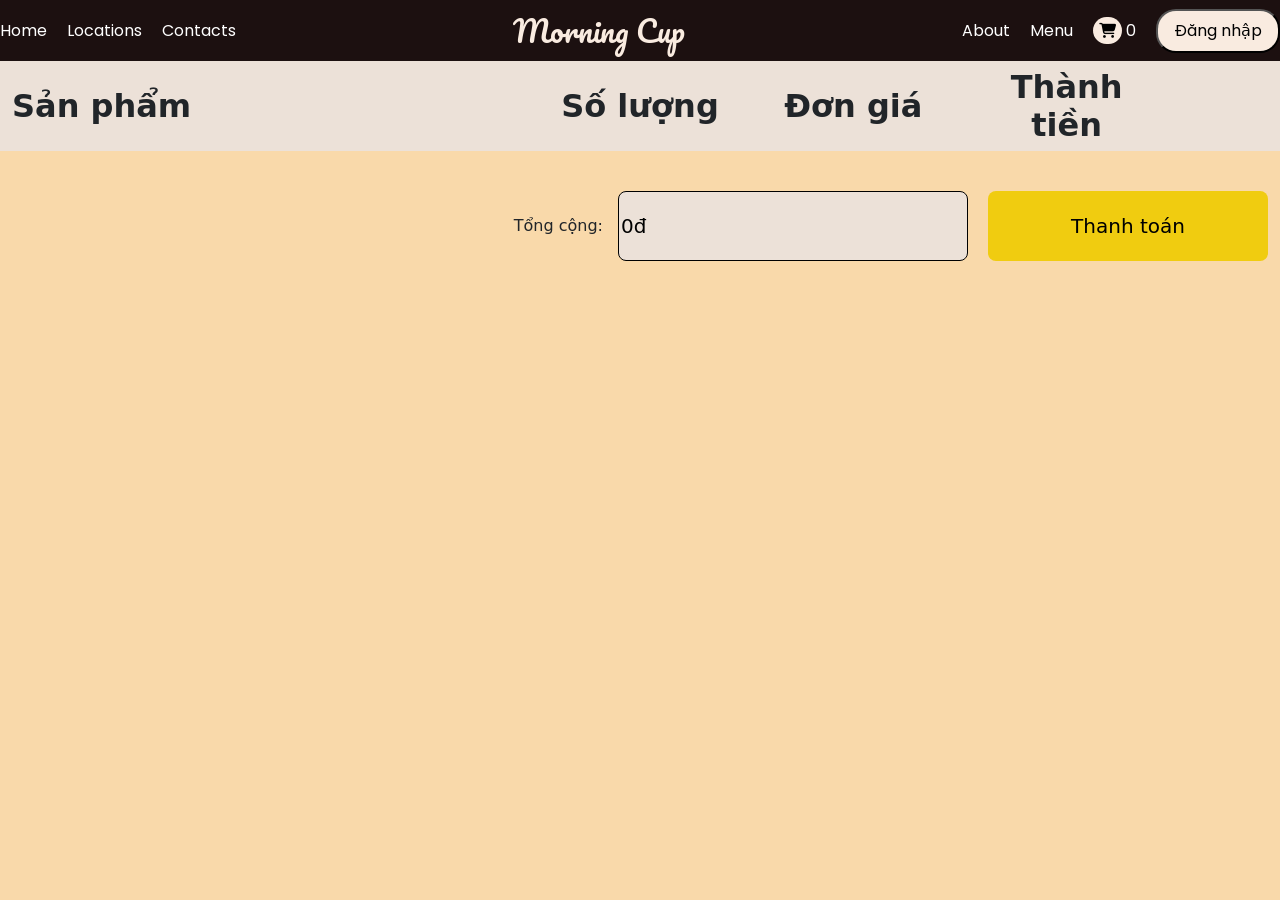
<file: pages/shoppingcart.html>
<!doctype html>
<html lang="en">
  <head>
    <meta charset="UTF-8" />
    <meta name="viewport" content="width=device-width, initial-scale=1.0" />
    <!-- CSS -->
    <link rel="stylesheet" href="../style/style.css" />
    <link rel="stylesheet" href="../style/shoppingcart.css" />
    <!-- FONT -->
    <link rel="preconnect" href="https://fonts.googleapis.com" />
    <link rel="preconnect" href="https://fonts.gstatic.com" crossorigin />
    <link
      href="https://fonts.googleapis.com/css2?family=Pacifico&family=Poppins&display=swap"
      rel="stylesheet"
    />
    <link
      rel="stylesheet"
      href="https://cdnjs.cloudflare.com/ajax/libs/font-awesome/6.5.1/css/all.min.css"
    />

    <!-- BOOTSTRAP -->
    <link
      href="https://cdn.jsdelivr.net/npm/bootstrap@5.0.2/dist/css/bootstrap.min.css"
      rel="stylesheet"
      integrity="sha384-EVSTQN3/azprG1Anm3QDgpJLIm9Nao0Yz1ztcQTwFspd3yD65VohhpuuCOmLASjC"
      crossorigin="anonymous"
    />
    <title>Giỏ hàng</title>
  </head>
  <body style="background-color: var(--background-color)">
    <!-- header -->
    <header class="menu-desktop">
      <nav class="navbar">
        <div class="nav-left">
          <a href="../index.html">Home</a>
          <a href="locations.html">Locations</a>
          <a href="contacts.html">Contacts</a>
        </div>
        <a class="logo" href="../index.html">Morning Cup </a>
        <div class="nav-right">
          <a href="about.html">About</a>
          <a href="menu.html">Menu</a>
          <a href="shoppingcart.html">
            <i class="fa fa-shopping-cart shop_cart" aria-hidden="true"></i>
            <span class="cart_count" id="cartCount">0</span>
          </a>
          <div id="accountAreaD">
            <a href="login.html">
              <button class="btn_account">Đăng nhập</button>
            </a>
          </div>
        </div>
      </nav>
    </header>
<!-- HEADER MOBILE -->
    <header class="menu-mobile">
      <nav class="navbar">
        <!-- Logo -->
        <a class="logo" href="../index.html">Morning Cup</a>

        <!-- Nút menu mobile -->
        <div class="menu-toggle" id="menuToggle">
          <i class="fa-solid fa-bars"></i>
        </div>

        <!-- Menu -->
        <div class="nav-menu" id="navMenu">
          <div class="nav-left">
            <a href="../index.html">Home</a>
            <a href="locations.html">Locations</a>
            <a href="contacts.html">Contacts</a>
          </div>

          <div class="nav-right">
            <a href="about.html">About</a>
            <a href="menu.html">Menu</a>

            <a href="shoppingcart.html">
              <i class="fa fa-shopping-cart shop_cart"></i>
              <span class="cart_count">0</span>
            </a>

            <div id="accountAreaM">
              <a href="login.html">
                <button class="btn_account">Đăng nhập</button>
              </a>
            </div>
          </div>
        </div>
      </nav>
    </header>

    <!-- shopping cart -->
    <section class="cart-section">
      <div class="container-fluid">
        <!-- Header -->

        <div class="cart-header row align-items-center">
          

          <div class="col-5">
            <h2>Sản phẩm</h2>
          </div>

          <div class="col-2 text-center">
            <h2>Số lượng</h2>
          </div>

          <div class="col-2 text-center">
            <h2>Đơn giá</h2>
          </div>

          <div class="col-2 text-center">
            <h2>Thành tiền</h2>
          </div>
        </div>

        <div id="cartContainer"></div>
        <!-- Total -->

        <div class="checkout-box">
          <div class="total">
            <label>Tổng cộng:</label>

            <input type="text" id="totalPrice" readonly />
          </div>

          <button class="checkout-btn">Thanh toán</button>
        </div>
      </div>
    </section>
    <script src="../javascript/everything.js"></script>
    <script src="../javascript/shoppingcart.js"></script>
    <script
      src="https://cdn.jsdelivr.net/npm/bootstrap@5.3.8/dist/js/bootstrap.bundle.min.js"
      integrity="sha384-FKyoEForCGlyvwx9Hj09JcYn3nv7wiPVlz7YYwJrWVcXK/BmnVDxM+D2scQbITxI"
      crossorigin="anonymous"
    ></script>
    <div id="toast"></div>
  </body>
</html>
</file>
<file: style/style.css>
:root {
  --header-color: #1c1010;
  --footer-color: #7e4d2f;
  --background-color: #f9d9aa;
}
.pacifico-regular {
  font-family: "Pacifico", cursive;
  font-weight: 400;
  font-style: normal;
}
.poppins-regular {
  font-family: "Poppins", sans-serif;
  font-weight: 400;
  font-style: normal;
}
/* nav */
.navbar {
  background-color: var(--header-color);
  display: flex;
  justify-content: space-between;
  align-items: center;
  padding: 10px 20px;
  color: #fff;
}
nav a {
  color: #fff;
  text-decoration: none;
}
.navbar a:hover {
  color: #f9d9aa;
}

.nav-left,
.nav-right {
  display: flex;
  gap: 20px;
  align-items: center;
  font-family: "Poppins", sans-serif;
}

.logo {
  font-size: 30px;
  font-family: "Pacifico", cursive;
  color: #f9ebe0;
}

.btn_account {
  background-color: #f9ebe0;
  color: black;
  padding: 8px 16px;
  border-radius: 20px;
  /* cursor: pointer; */
}

.shop_cart {
  border-radius: 40px;
  padding: 6px 6px;
  background-color: #f9ebe0;
  color: black;
  font-size: 15px;
  /* cursor: pointer; */
}

/* user menu */
.user-menu {
  display: flex;
  align-items: center;
  gap: 5 px;

  cursor: pointer;
}

.user-menu span {
  font-size: 20px;
  font-family: "Poppins", sans-serif;
}

.avatar {
  width: 50px;
  height: 100%;
  border-radius: 50px;
}

/* footer */
.custom-footer {
  background-color: #7e4d2f;
  color: #ffffff;
}
.footer-container {
  max-width: 1200px;
  margin: 0 auto;
  display: grid;
  grid-template-columns: 2fr 1fr 1fr 1.5fr;
  gap: 50px;
}
.footer-links a {
  color: #ffffff;
  text-decoration: none;
  text-transform: uppercase;
  display: inline-block;
}
.footer-links a:hover {
  color: #f9d9aa;
}
.newsletter-input:focus {
  background-color: #e5e5e5;
  box-shadow: none;
  border: none;
}
.btn-register {
  background-color: #f1cb23;
  color: #000000;
  border-radius: 10px;
  padding: 12px;
  width: 100%;
}
.btn-register a:hover {
  background-color: #dac21b;
  color: #000000;
}

@media only screen and (min-width: 800px) {
  html {
    margin: 0;
    padding: 0;
    height: 100%;
  }
  .menu-mobile {
    display: none;
  }
}
/* pop up */

#toast {
  position: fixed;
  bottom: 20px;
  right: 20px;

  min-width: 250px;
  padding: 15px 20px;

  background: white;
  color: black;

  border-radius: 8px;

  font-size: 16px;

  border: 2px solid black;
  opacity: 0;
  visibility: hidden;

  transition: all 0.3s ease;

  z-index: 9999;
}

#toast.show {
  opacity: 1;
  visibility: visible;
}

@media only screen and (max-width: 768px) {
  .navbar {
    padding: 15px 20px;
    flex-wrap: wrap;
  }

  .menu-desktop {
    display: none;
  }
  .menu-mobile {
    display: block;
  }

  .nav-menu {
    display: none;

    width: 100%;

    flex-direction: column;

    background-color: var(--header-color);

    padding: 20px 0;

    margin-top: 15px;
  }

  .nav-menu.active {
    display: flex;
  }

  .nav-left,
  .nav-right {
    flex-direction: column;
    gap: 15px;
    width: 100%;
    text-align: center;
  }

  .btn_account {
    width: 150px;
  }

  .logo {
    font-size: 28px;
  }
}
</file>
<file: style/index.css>
/* banner */
.banner-slider {
    margin-bottom: 60px;
}

.carousel-item img {
    width: 100%;
    height: 550px;
    object-fit: cover;
}

.carousel-control-prev,
.carousel-control-next {
    width: 8%;
}

.carousel-indicators button {
    width: 12px !important;
    height: 12px !important;
    border-radius: 50%;
}

/* Top seller */

h2 {
  font-family: "Pacifico", cursive;
  color: black;
  font-size: 50px;
  text-align: center;
  padding-top: 20px;
  height: 50px;
}
.ca_title {
  font-family: "Poppins", sans-serif;
  color: black;
  font-size: 20px;
  justify-content: space-between;
  display: flex;
}

.top_seller {
  display: flex;
  justify-content: center;
  align-items: center;
  padding: 20px;
}
.btn_buy {
  background-color: var(--header-color);
  color: #f9ebe0;
  padding: 10px 20px;
  border-radius: 20px;
  font-family: "Poppins", sans-serif;
}
.card_para {
  font-family: "Poppins", sans-serif;
  color: black;
  font-size: 16px;
  margin-top: 5px;
  padding: 0 10px;
}

/* DANH MỤC SẢN PHẨM */
.products {
  justify-content: center;
  padding: 20px;
}
.products a {
  text-decoration: none;
  color: #000000;
}
.products a:hover {
  color: #7e4d2f;
}

.square {
  background-color: #f9ebe0;
  margin: 10px;
  border: 5px solid;
  border-radius: 10px;
  aspect-ratio: 1 / 1;
  height: 200px;
}
#category_title {
  color: black;
  font-size: 50px;
  text-align: center;
}

.promo-banner {
  background: #f2dcc0;
  border-radius: 20px;
  padding: 28px;
  position: relative;
  height: 200px;
}
.promo-icon img {
  width: 100%;
  height: auto;
  object-fit: contain;
}
.promo-content {
  flex: 1 1 auto;
  text-align: center;
  padding-left: 20px;
}

/* special offers */
.promo-banner {
  background-color: #e5ccb3;
  position: relative;
  overflow: hidden;
  padding: 24px;
}

.promo-icon img {
  max-width: 100px;
  height: auto;
  object-fit: contain;
}

/* Tag "New Offer" hình ruy băng */
.new-offer-tag {
  position: absolute;
  top: 0;
  right: 25px;
  background-color: #f4eee1;
  color: #4a2c11;
  padding: 8px 6px 14px 6px;
  font-size: 0.75rem;
  font-weight: bold;
  text-align: center;
  line-height: 1.1;
  box-shadow: 0 2px 4px rgba(0, 0, 0, 0.05);

  clip-path: polygon(0 0, 100% 0, 100% 100%, 50% 85%, 0 100%);
  width: 45px;
}
</file>
<file: style/about.css>
/* TITLE */

.section-title {
  border-left: 6px solid #222;
  padding-left: 15px;
  margin: 30px;
  color: #000;
}

/* IMAGE */

.about-img {
  width: 100%;
  border-radius: 40px;
  object-fit: cover;
  display: block;
}

/* CONTENT */

.about-content p {
  font-size: 20px;
  margin-bottom: 25px;
  color: #222;
  font-family: "Poppins", sans-serif;
}

/* CARDS */

.feature-card {
  background: #ebe0d8;

  min-height: 350px;

  border-radius: 20px;

  display: flex;
  flex-direction: column;
  justify-content: center;
  align-items: center;

  text-align: center;

  padding: 40px;
  margin-bottom: 30px;

  border: 2px solid #c8a44a;
}
</file>
<file: style/contacts.css>
/* CONTACT */

.contact-section {
  padding: 50px;
}

.contact-title {
  text-align: center;
  margin: 40px;
}

.form-control {
  height: 65px;
  border: 2px solid #222 !important;
}

.form-label{
    font-size: 20px;
    font-family: "Poppins", sans-serif;
}
.review-box {
  height: 255px !important;
  resize: none;
}

.message-box {
  margin-top: 50px;
  font-size: 20px;
}

.btn-send {
  width: 190px;
  height: 60px;

  border-radius: 6px;

  background: #f0cc10;

  margin-top: 4px;
}
</file>
<file: style/locations.css>
.booking-section {
  padding: 40px 0 70px;
}
.booking-section p{
    font-size: 20px;
}
.map img {
  width: 100%;
  border-radius: 4px;
  object-fit: cover;
}


/* form */
.form-label{
    font-size: 20px;
}
.form-control {
  height: 65px;
  background: #e7ddd2;
  border: 2px solid #000 !important;
}

textarea.form-control {
  height: auto;
  resize: none;
}

.btn-send {
  background: #f0cc12;
  border: 2px solid black;
  width: 220px;
  height: 65px;
  border-radius: 8px;
  font-size: 30px;
  font-weight: 600;
}

.btn-send:hover {
  background: #dcb500;
}
</file>
<file: style/menu.css>
.menu-section {
  padding: 40px 0 70px;
}

/* SEARCH */

.search-box {
  width: 75%;
  margin: 40px auto;
  display: flex;

  font-size: 40px;
}
.search-box input {
  flex: 1;
  height: 70px;

  border: none;

  background: #ece1d8;

  padding: 0 30px;

  font-size: 20px;
}

.search-box button {
  width: 180px;

  border: none;

  background: #a3834b;
}

/* CARD */

.product-card {
  background: #efe5dc;
  overflow: hidden;
}

.product-card h4 {
  font-family: "Poppins", sans-serif;
  font-size: 25px;
}

.product-card span {
  font-family: "Poppins", sans-serif;
  font-size: 20px;
}

.product-card img {
  width: 100%;
  height: 280px;
  object-fit: cover;
  display: block;
}

.card-body {
  padding: 18px;
}

.title-price {
  display: flex;
  justify-content: space-between;
  align-items: center;
  margin-bottom: 10px;
}

.title-price span {
  font-size: 20px;
  font-weight: 700;
}

.card-body button {
  width: 90px;
  height: 38px;

  border-radius: 50px;

  background: #240a0a;
  color: white;
}

.card-body button:hover {
  background: #4d1c1c;
}
</file>
<file: style/shoppingcart.css>
/* HEADER */

.cart-header {
  background: #ece1d8;
  min-height: 90px;
  margin-bottom: 0;
}

.cart-header h2 {
  font-size: 2rem;
  font-weight: 700;
  margin: 0;
}

/* PRODUCT */

.cart-item {
  background-color: #f7dbc5;
  padding: 5px;
}

.product-info {
  display: flex;
  gap: 20px;
  align-items: center;
}

.product-info img {
  width: 200px;
  height: 200px;
  object-fit: cover;
}

.product-info p {
  font-size: 20px;
  max-width: 500px;
}

.quantity,
.price {
  font-size: 25px;
}

.action-box {
  display: flex;
  align-items: center;
  justify-content: center;
  gap: 25px;

  font-size: 20px;
}

.btn-value {
  font-size: 20px;
}

.btn-value button {
  border: none;
  font-size: 20px;
}

/* TOTAL */

.checkout-box {
  margin-top: 40px;
  display: flex;
  justify-content: flex-end;
  align-items: center;
  gap: 20px;
}

.total {
  display: flex;
  align-items: center;
  gap: 15px;
}

.total input {
  width: 350px;
  height: 70px;

  border: 1px solid #000;
  border-radius: 8px;

  font-size: 20px;

  background: #ece1d8;
}

.checkout-btn {
  width: 280px;
  height: 70px;

  border: none;
  border-radius: 8px;

  font-size: 20px;

  background: #f0cc10;
}
</file>
